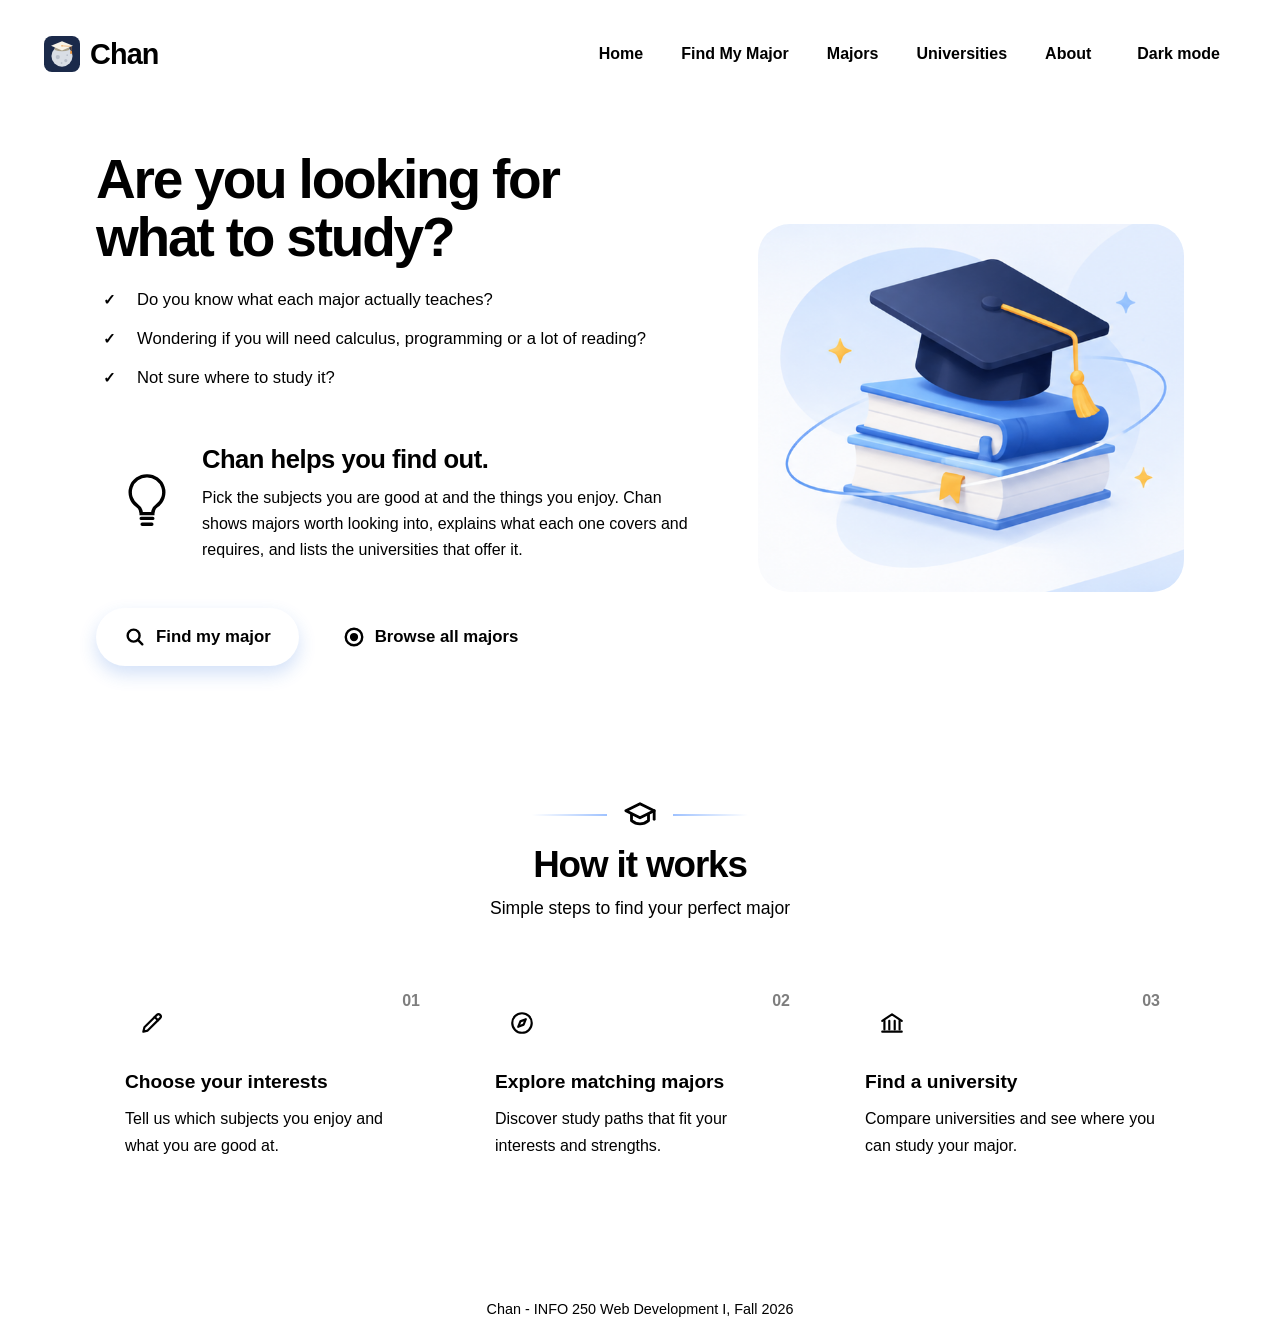
<file: index.html>
<!DOCTYPE html>
<html lang="en">
<head>
  <meta charset="UTF-8">
  <meta name="viewport" content="width=device-width, initial-scale=1">
  <title>Chan</title>
  <link rel="stylesheet" href="css/style.css">
</head>
<body data-page="home">
  <header class="site-header">
    <div class="inner">
      <a class="logo" href="index.html">
        <img src="images/chan-logo.svg" alt="Chan logo" width="36" height="36">
        Chan
      </a>
      <nav aria-label="Main">
        <a href="index.html" aria-current="page">Home</a>
        <a href="find.html">Find My Major</a>
        <a href="majors.html">Majors</a>
        <a href="universities.html">Universities</a>
        <a href="about.html">About</a>
        <button type="button" id="theme-toggle" class="theme-toggle" aria-label="Switch between light and dark mode">Dark mode</button>
      </nav>
    </div>
  </header>

  <main class="home-main">
    <section class="home-hero">
      <div class="home-hero-inner">
        <div class="home-copy">
          <h1>Are you looking for<br> <span>what to study?</span></h1>

          <ul class="check-list">
            <li><span class="check">✓</span><span>Do you know what each major actually teaches?</span></li>
            <li><span class="check">✓</span><span>Wondering if you will need calculus, programming or a lot of reading?</span></li>
            <li><span class="check">✓</span><span>Not sure where to study it?</span></li>
          </ul>

          <div class="intro-card">
            <div class="bulb" aria-hidden="true">
              <svg viewBox="0 0 48 60"><path d="M24 4a17 17 0 0 0-10 31c3 2 4 5 4 8h12c0-3 1-6 4-8A17 17 0 0 0 24 4Z" fill="none" stroke="currentColor" stroke-width="3.5" stroke-linecap="round"/><path d="M18 48h12M19 54h10" stroke="currentColor" stroke-width="3.5" stroke-linecap="round"/></svg>
            </div>
            <div>
              <h2>Chan helps you find out.</h2>
              <p>Pick the subjects you are good at and the things you enjoy. Chan shows majors worth looking into, explains what each one covers and requires, and lists the universities that offer it.</p>
            </div>
          </div>

          <div class="home-actions">
            <a class="button" href="find.html">
              <svg width="22" height="22" viewBox="0 0 24 24" fill="none" stroke="currentColor" stroke-width="2.6" stroke-linecap="round" aria-hidden="true"><circle cx="10.5" cy="10.5" r="6.5"/><path d="m20 20-4.8-4.8"/></svg>
              Find my major
            </a>
            <a class="button button-secondary" href="majors.html">
              <svg width="22" height="22" viewBox="0 0 24 24" fill="none" stroke="currentColor" stroke-width="2.6" aria-hidden="true"><circle cx="12" cy="12" r="9"/><circle cx="12" cy="12" r="3.2" fill="currentColor"/></svg>
              Browse all majors
            </a>
          </div>
        </div>

        <div class="home-art">
          <div class="home-orbit"></div>
          <img src="images/graduation-illustration.png" alt="A graduation cap resting on a stack of books">
        </div>
      </div>
      <div class="home-wave home-wave-back"></div>
      <div class="home-wave home-wave-front"></div>
    </section>

    <section class="how">
      <div class="how-kicker"><span></span><i class="how-cap"><svg viewBox="0 0 24 24" fill="none" stroke="currentColor" stroke-width="2" stroke-linecap="round" stroke-linejoin="round" aria-hidden="true"><path d="M2 9l10-5 10 5-10 5L2 9Z"/><path d="M6 11.5V16c3.5 3 8.5 3 12 0v-4.5"/><path d="M22 9v6"/></svg></i><span></span></div>
      <h2>How it works</h2>
      <p class="how-sub">Simple steps to find your perfect major</p>
      <div class="how-steps">
        <article class="how-card">
          <div class="how-num">01</div>
          <div class="how-icon"><svg viewBox="0 0 24 24" fill="none" stroke="currentColor" stroke-width="2" stroke-linecap="round" stroke-linejoin="round" aria-hidden="true"><path d="M4 20l1-4L16.5 4.5a2.1 2.1 0 0 1 3 3L8 19l-4 1Z"/><path d="M14.5 6.5l3 3"/></svg></div>
          <h3>Choose your interests</h3>
          <p>Tell us which subjects you enjoy and what you are good at.</p>
        </article>
        <article class="how-card">
          <div class="how-num">02</div>
          <div class="how-icon"><svg viewBox="0 0 24 24" fill="none" stroke="currentColor" stroke-width="2" stroke-linecap="round" stroke-linejoin="round" aria-hidden="true"><circle cx="12" cy="12" r="9"/><path d="m15.5 8.5-2 5-5 2 2-5 5-2Z"/></svg></div>
          <h3>Explore matching majors</h3>
          <p>Discover study paths that fit your interests and strengths.</p>
        </article>
        <article class="how-card">
          <div class="how-num">03</div>
          <div class="how-icon"><svg viewBox="0 0 24 24" fill="none" stroke="currentColor" stroke-width="2" stroke-linecap="round" stroke-linejoin="round" aria-hidden="true"><path d="M3 10 12 4l9 6"/><path d="M5 10v8M9.5 10v8M14.5 10v8M19 10v8"/><path d="M3 20h18"/></svg></div>
          <h3>Find a university</h3>
          <p>Compare universities and see where you can study your major.</p>
        </article>
      </div>
    </section>
  </main>

  <footer>Chan - INFO 250 Web Development I, Fall 2026</footer>

  <script src="js/app.js"></script>
</body>
</html>
</file>
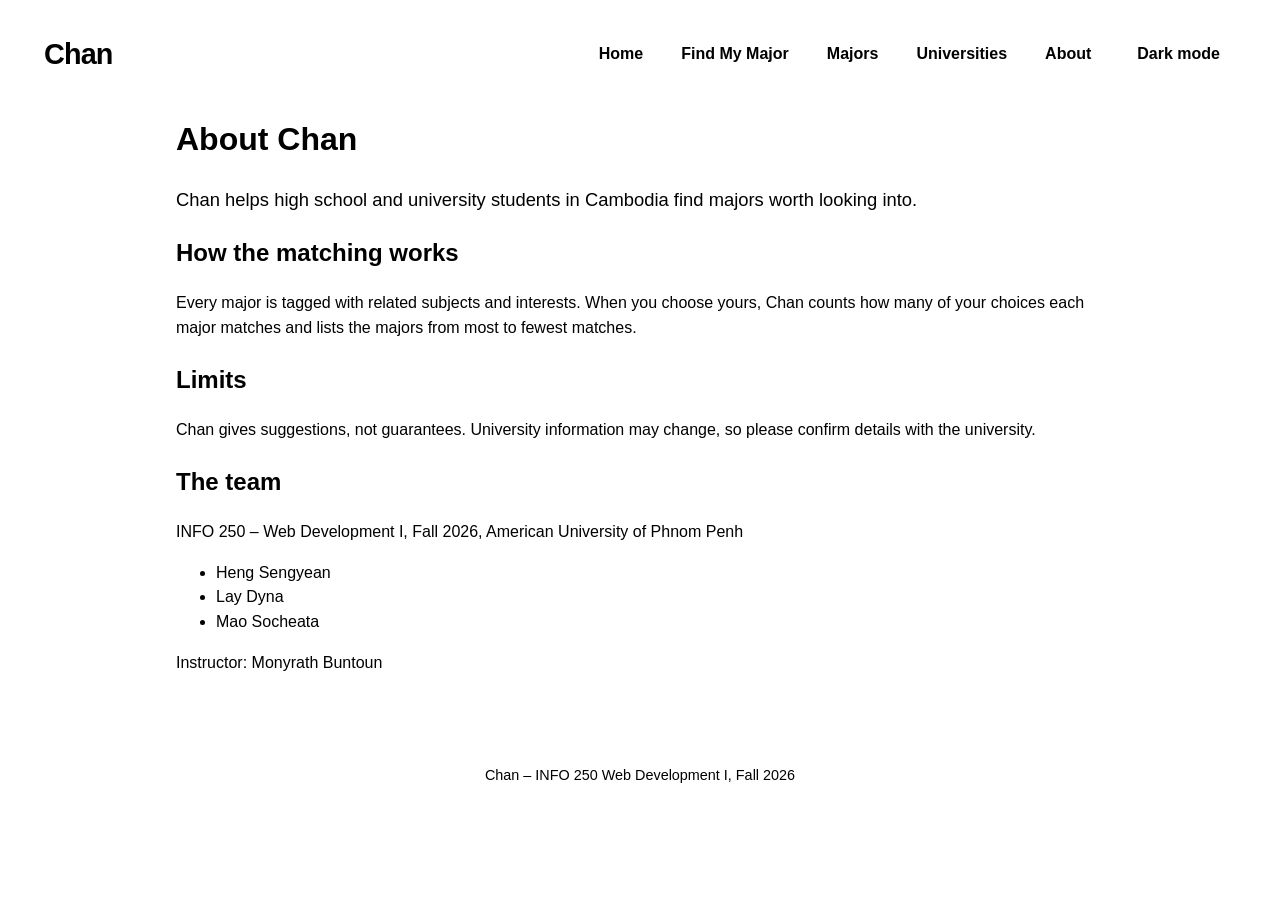
<file: about.html>
<!DOCTYPE html>
<html lang="en">
<head>
  <meta charset="UTF-8">
  <meta name="viewport" content="width=device-width, initial-scale=1">
  <title>About</title>
  <link rel="stylesheet" href="css/style.css">
</head>
<body data-page="about">
  <header class="site-header">
    <div class="inner">
      <a class="logo" href="index.html">Chan</a>
      <nav aria-label="Main">
        <a href="index.html">Home</a>
        <a href="find.html">Find My Major</a>
        <a href="majors.html">Majors</a>
        <a href="universities.html">Universities</a>
        <a href="about.html" aria-current="page">About</a>
        <button type="button" id="theme-toggle" class="theme-toggle" aria-label="Switch between light and dark mode">Dark mode</button>
      </nav>
    </div>
  </header>

  <main>
    <h1>About Chan</h1>
    <p class="lead">Chan helps high school and university students in Cambodia find majors worth looking into.</p>

    <h2>How the matching works</h2>
    <p>Every major is tagged with related subjects and interests. When you choose yours, Chan counts how many of your choices each major matches and lists the majors from most to fewest matches.</p>

    <h2>Limits</h2>
    <p>Chan gives suggestions, not guarantees. University information may change, so please confirm details with the university.</p>

    <h2>The team</h2>
    <p>INFO 250 – Web Development I, Fall 2026, American University of Phnom Penh</p>
    <ul>
      <li>Heng Sengyean</li>
      <li>Lay Dyna</li>
      <li>Mao Socheata</li>
    </ul>
    <p class="muted">Instructor: Monyrath Buntoun</p>
  </main>

  <footer>Chan – INFO 250 Web Development I, Fall 2026</footer>

  <script src="js/app.js"></script>
</body>
</html>
</file>
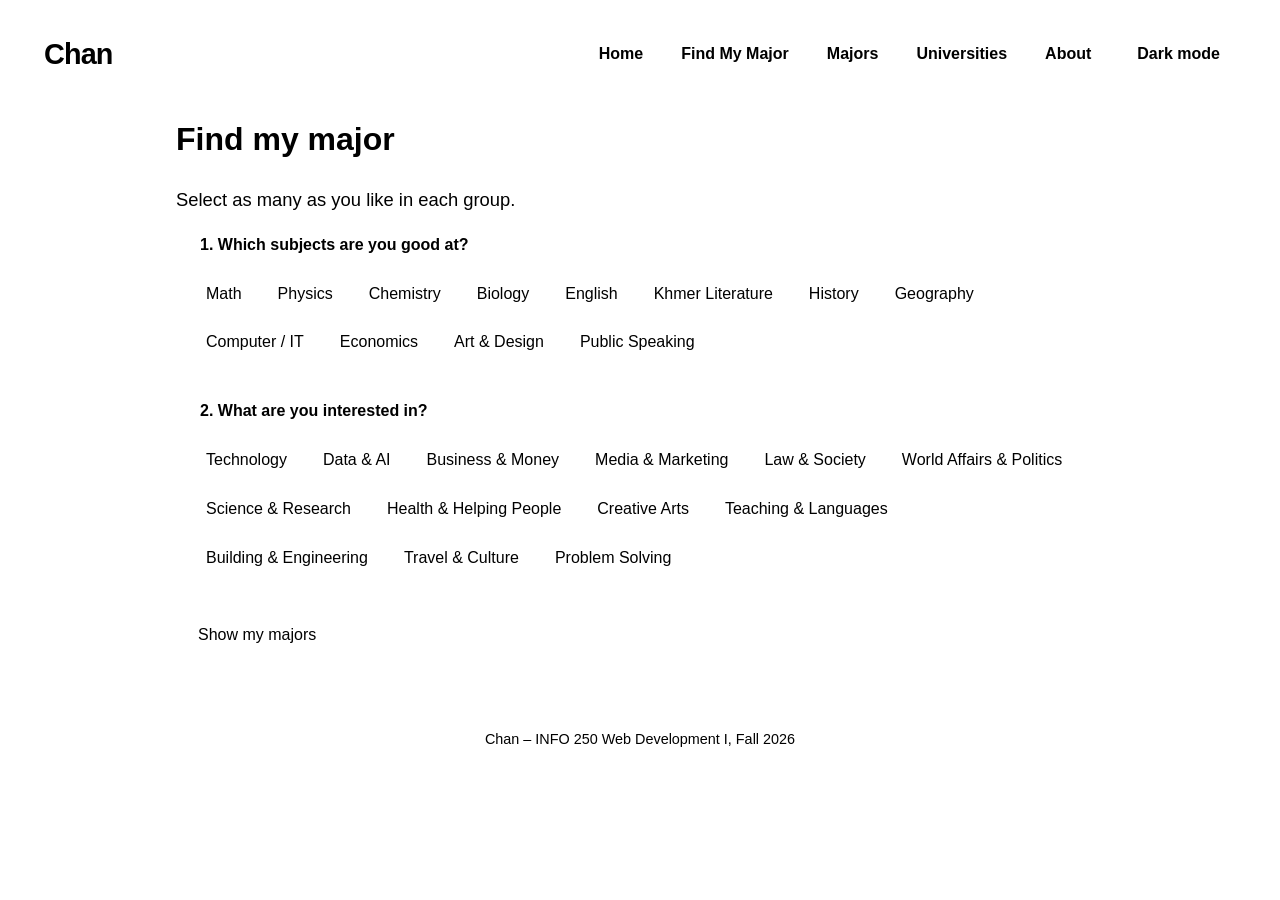
<file: find.html>
<!DOCTYPE html>
<html lang="en">
<head>
  <meta charset="UTF-8">
  <meta name="viewport" content="width=device-width, initial-scale=1">
  <title>Find My Major</title>
  <link rel="stylesheet" href="css/style.css">
</head>
<body data-page="find">
  <header class="site-header">
    <div class="inner">
      <a class="logo" href="index.html">Chan</a>
      <nav aria-label="Main">
        <a href="index.html">Home</a>
        <a href="find.html" aria-current="page">Find My Major</a>
        <a href="majors.html">Majors</a>
        <a href="universities.html">Universities</a>
        <a href="about.html">About</a>
        <button type="button" id="theme-toggle" class="theme-toggle" aria-label="Switch between light and dark mode">Dark mode</button>
      </nav>
    </div>
  </header>

  <main>
    <h1>Find my major</h1>
    <p class="lead">Select as many as you like in each group.</p>

    <form id="find-form" novalidate>
      <fieldset>
        <legend>1. Which subjects are you good at?</legend>
        <div id="subjects-list" class="chip-group"></div>
      </fieldset>

      <fieldset>
        <legend>2. What are you interested in?</legend>
        <div id="interests-list" class="chip-group"></div>
      </fieldset>

      <p id="error" class="error" role="alert" hidden></p>
      <button type="submit" class="button">Show my majors</button>
    </form>
  </main>

  <footer>Chan – INFO 250 Web Development I, Fall 2026</footer>

  <script src="js/data.js"></script>
  <script src="js/app.js"></script>
</body>
</html>
</file>
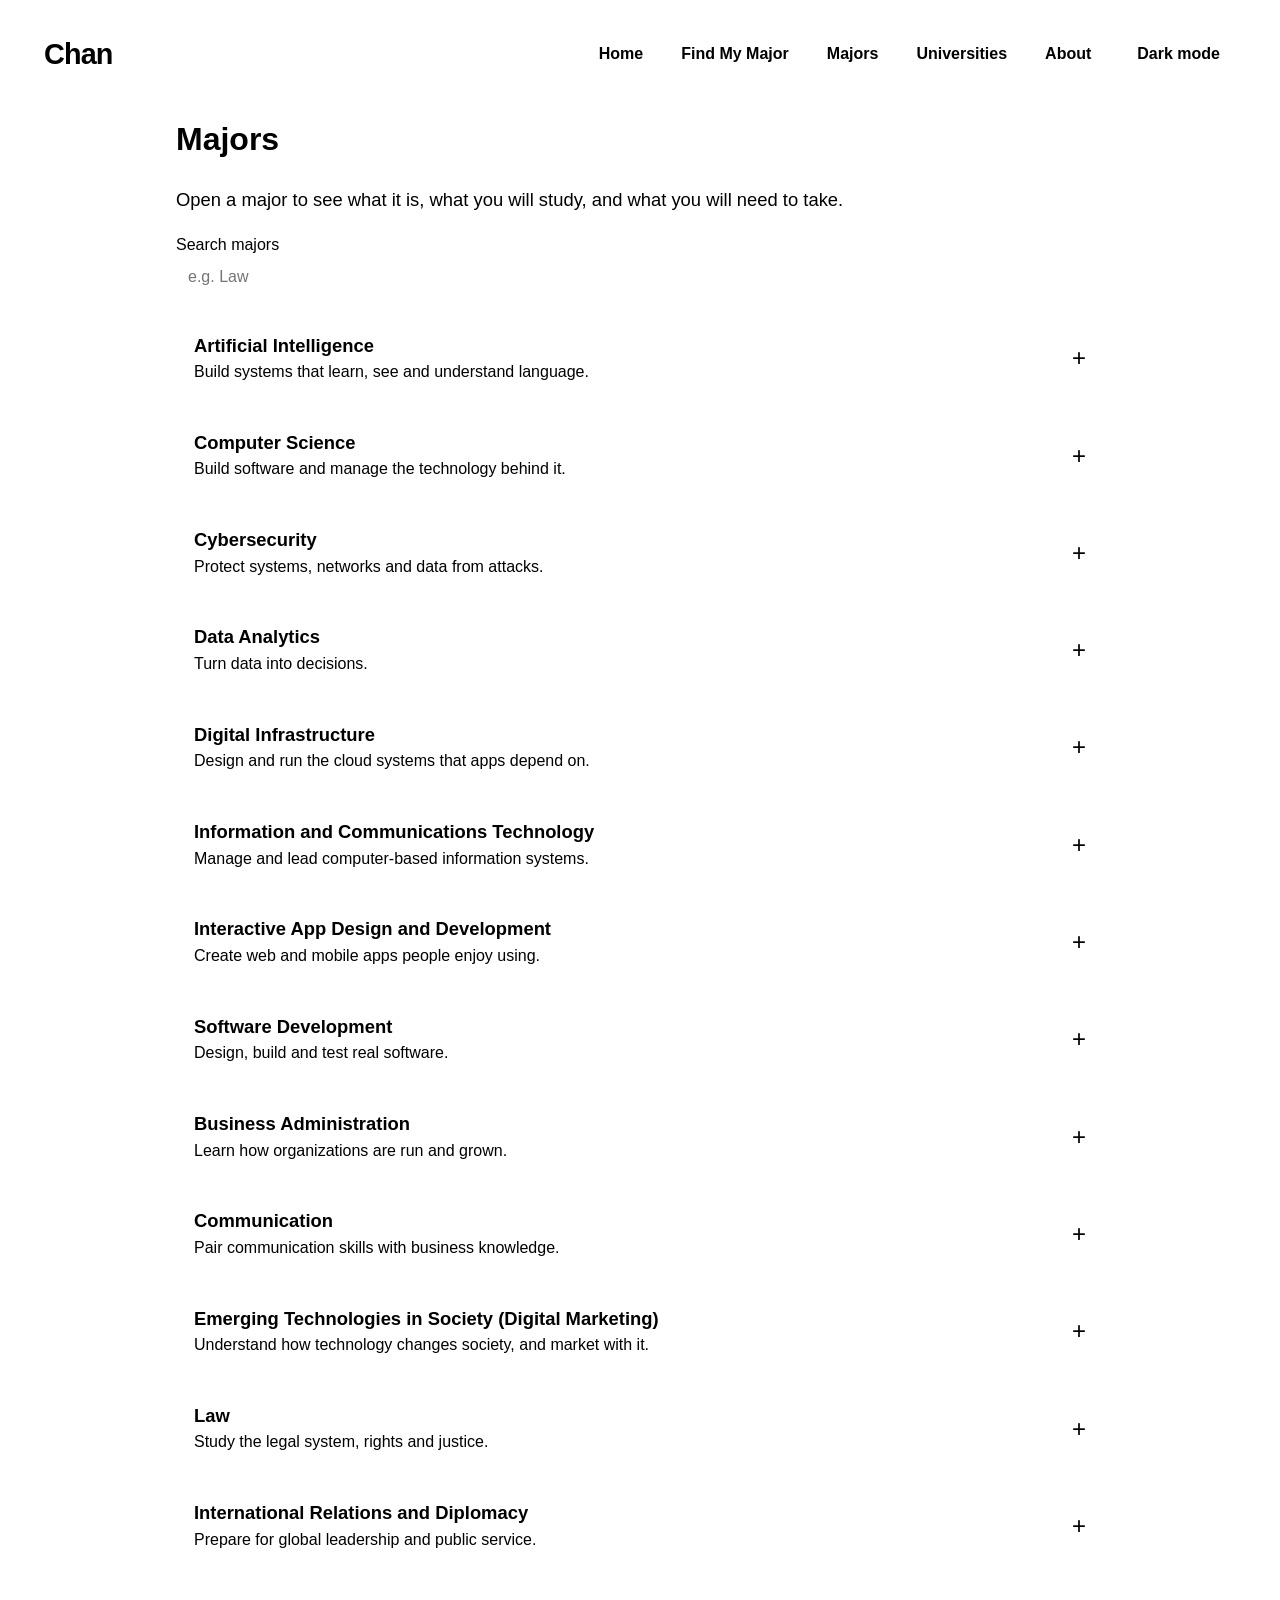
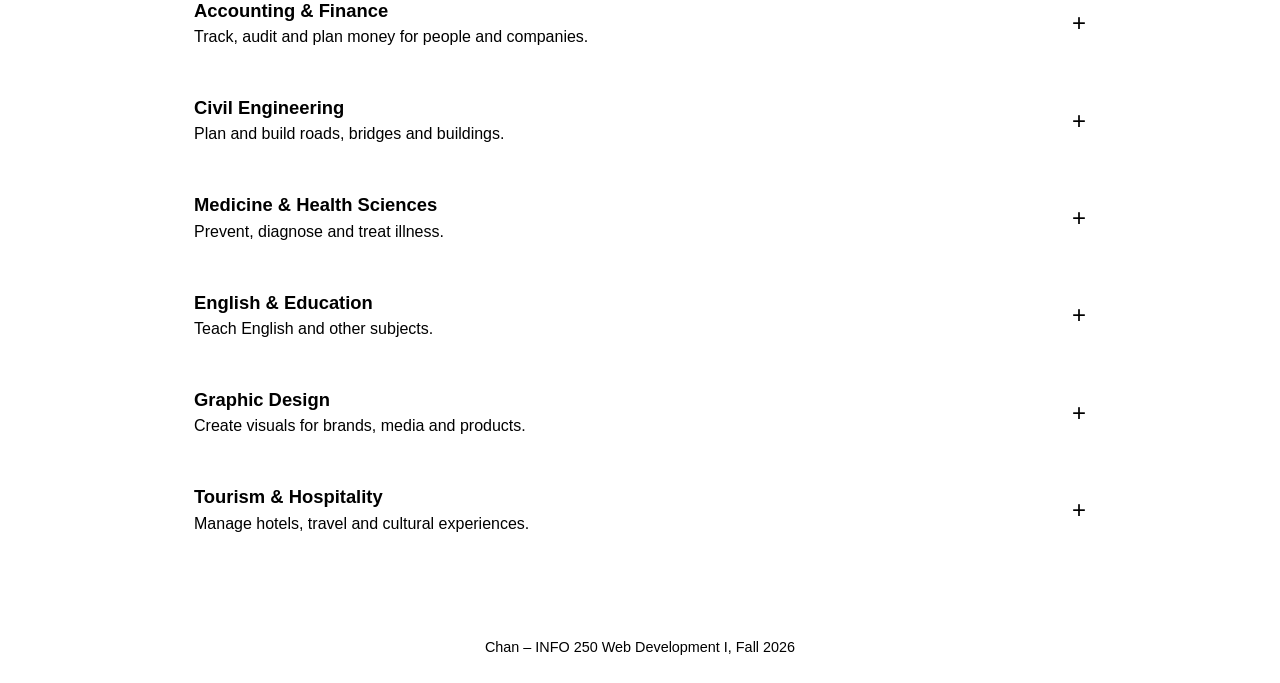
<file: majors.html>
<!DOCTYPE html>
<html lang="en">
<head>
  <meta charset="UTF-8">
  <meta name="viewport" content="width=device-width, initial-scale=1">
  <title>Majors</title>
  <link rel="stylesheet" href="css/style.css">
</head>
<body data-page="majors">
  <header class="site-header">
    <div class="inner">
      <a class="logo" href="index.html">Chan</a>
      <nav aria-label="Main">
        <a href="index.html">Home</a>
        <a href="find.html">Find My Major</a>
        <a href="majors.html" aria-current="page">Majors</a>
        <a href="universities.html">Universities</a>
        <a href="about.html">About</a>
        <button type="button" id="theme-toggle" class="theme-toggle" aria-label="Switch between light and dark mode">Dark mode</button>
      </nav>
    </div>
  </header>

  <main>
    <h1>Majors</h1>
    <p class="lead">Open a major to see what it is, what you will study, and what you will need to take.</p>

    <div class="filters">
      <label class="muted" for="search">Search majors<br><input id="search" type="search" placeholder="e.g. Law"></label>
    </div>

    <div id="majors-list"></div>
  </main>

  <footer>Chan – INFO 250 Web Development I, Fall 2026</footer>

  <script src="js/data.js"></script>
  <script src="js/app.js"></script>
</body>
</html>
</file>
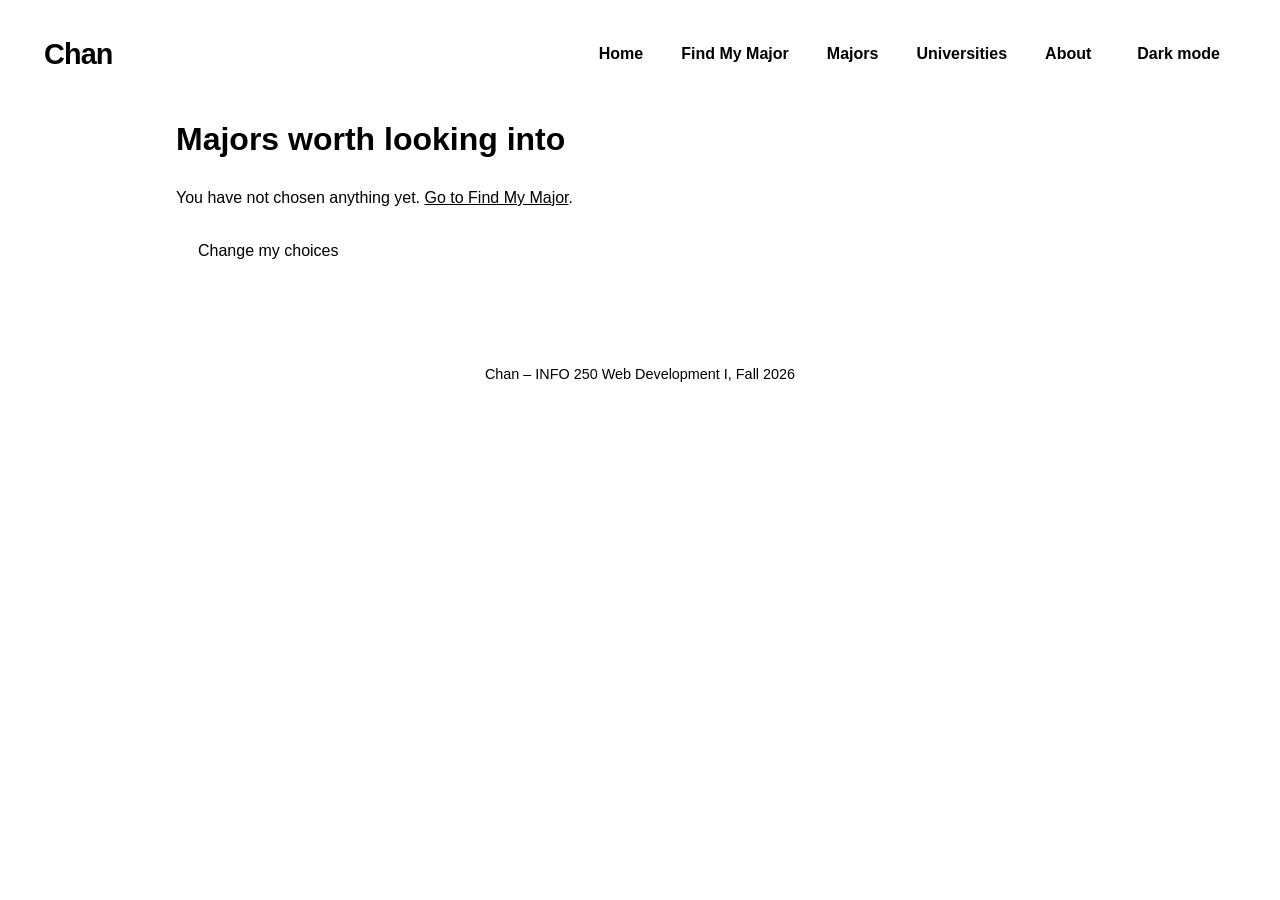
<file: results.html>
<!DOCTYPE html>
<html lang="en">
<head>
  <meta charset="UTF-8">
  <meta name="viewport" content="width=device-width, initial-scale=1">
  <title>Your Results</title>
  <link rel="stylesheet" href="css/style.css">
</head>
<body data-page="results">
  <header class="site-header">
    <div class="inner">
      <a class="logo" href="index.html">Chan</a>
      <nav aria-label="Main">
        <a href="index.html">Home</a>
        <a href="find.html">Find My Major</a>
        <a href="majors.html">Majors</a>
        <a href="universities.html">Universities</a>
        <a href="about.html">About</a>
        <button type="button" id="theme-toggle" class="theme-toggle" aria-label="Switch between light and dark mode">Dark mode</button>
      </nav>
    </div>
  </header>

  <main>
    <h1>Majors worth looking into</h1>
    <p id="summary" class="lead"></p>
    <div id="results"></div>
    <p><a class="button" href="find.html">Change my choices</a></p>
  </main>

  <footer>Chan – INFO 250 Web Development I, Fall 2026</footer>

  <script src="js/data.js"></script>
  <script src="js/app.js"></script>
</body>
</html>
</file>
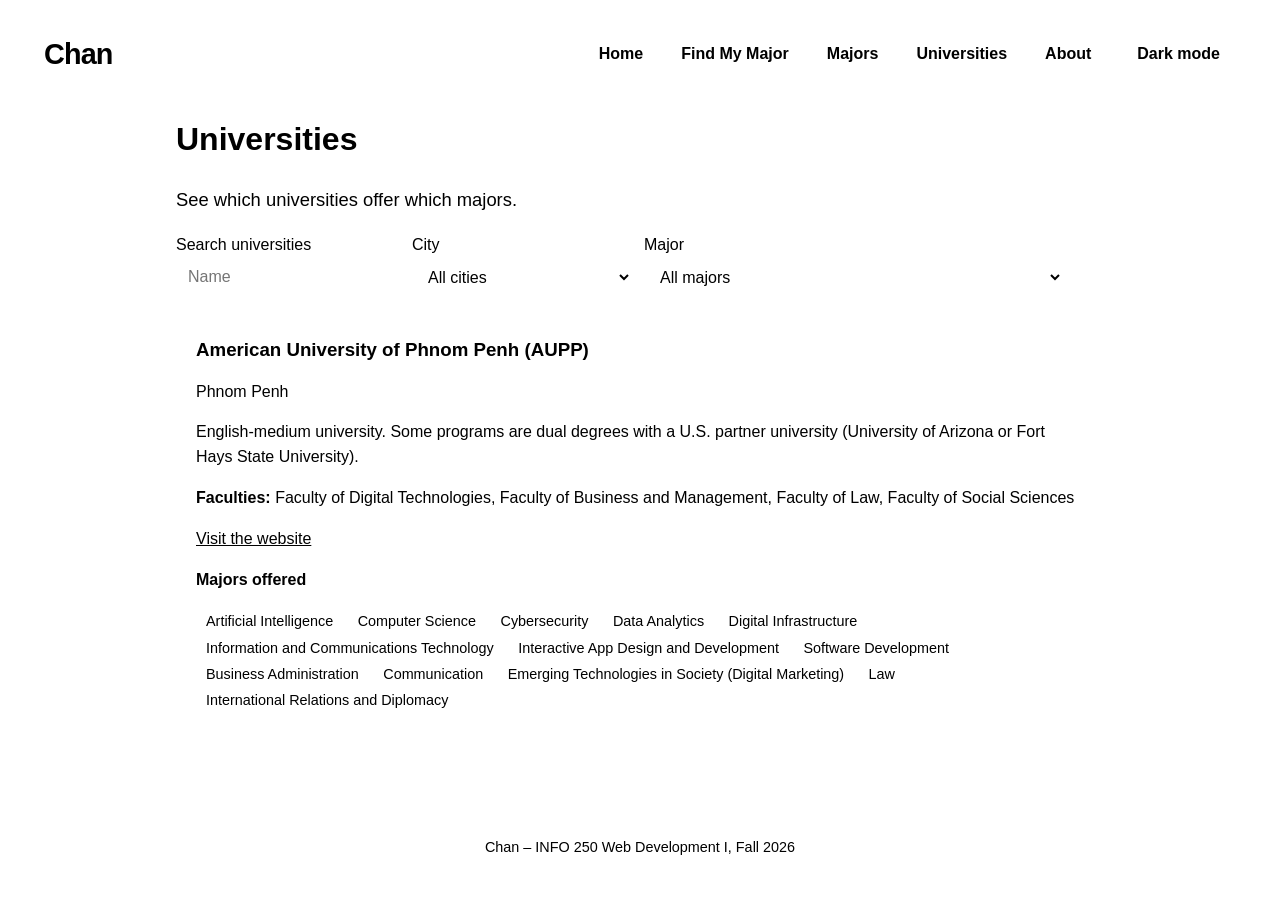
<file: universities.html>
<!DOCTYPE html>
<html lang="en">
<head>
  <meta charset="UTF-8">
  <meta name="viewport" content="width=device-width, initial-scale=1">
  <title>Universities</title>
  <link rel="stylesheet" href="css/style.css">
</head>
<body data-page="universities">
  <header class="site-header">
    <div class="inner">
      <a class="logo" href="index.html">Chan</a>
      <nav aria-label="Main">
        <a href="index.html">Home</a>
        <a href="find.html">Find My Major</a>
        <a href="majors.html">Majors</a>
        <a href="universities.html" aria-current="page">Universities</a>
        <a href="about.html">About</a>
        <button type="button" id="theme-toggle" class="theme-toggle" aria-label="Switch between light and dark mode">Dark mode</button>
      </nav>
    </div>
  </header>

  <main>
    <h1>Universities</h1>
    <p class="lead">See which universities offer which majors.</p>

    <div class="filters">
      <label class="muted" for="search">Search universities<br><input id="search" type="search" placeholder="Name"></label>
      <label class="muted" for="city-filter">City<br><select id="city-filter"></select></label>
      <label class="muted" for="major-filter">Major<br><select id="major-filter"></select></label>
    </div>

    <div id="uni-list"></div>
  </main>

  <footer>Chan – INFO 250 Web Development I, Fall 2026</footer>

  <script src="js/data.js"></script>
  <script src="js/app.js"></script>
</body>
</html>
</file>
<file: css/style.css>
import url("https://fonts.googleapis.com/css2?family=DM+Sans:wght@400;500;600;700;800&display=swap");
:root {
  --bg: #f8fbff;
  --card: #ffffff;
  --ink: #10234d;
  --muted: #53668d;
  --accent: #2468df;
  --accent-ink: #ffffff;
  --accent-hover: #1854bd;
  --accent-soft: #eaf2ff;
  --gold-soft: #fdf0d9;
  --gold-ink: #7a4f00;
  --line: #dce7fb;
  --warn: #b3261e;
  --warn-soft: #fdecea;
  --warn-line: #f5c2be;
  --focus: #f0b429;

  --nav-bg: rgba(255, 255, 255, 0.88);
  --panel: rgba(220, 234, 255, 0.82);
  --section-bg: #fbfdff;
  --footer-bg: #eaf2ff;
  --orbit: rgba(196, 219, 255, 0.55);
  --wave-back: rgba(201, 222, 255, 0.65);
  --shadow: 0 18px 55px rgba(48, 99, 180, 0.1);
  --hero-bg:
    radial-gradient(ellipse at 78% 34%, rgba(193, 216, 255, 0.7) 0, rgba(219, 233, 255, 0.34) 26%, transparent 49%),
    radial-gradient(ellipse at 9% 88%, rgba(184, 211, 255, 0.66) 0, transparent 34%),
    linear-gradient(115deg, #f7faff 0%, #ffffff 48%, #eef5ff 100%);
}

@media (prefers-color-scheme: dark) {
  :root:not([data-theme="light"]) {
    --bg: #0e1830;
    --card: #172542;
    --ink: #edf3ff;
    --muted: #b3c3df;
    --accent: #6aa5ff;
    --accent-ink: #0b1426;
    --accent-hover: #8bbaff;
    --accent-soft: #1c345a;
    --gold-soft: #3a2f16;
    --gold-ink: #f0c36a;
    --line: #2a4168;
    --warn: #ff8a80;
    --warn-soft: #3a1f1d;
    --warn-line: #6b3430;
    --focus: #f0b429;
    --nav-bg: rgba(19, 34, 62, 0.91);
    --panel: #1c345a;
    --section-bg: #101d37;
    --footer-bg: #0b1529;
    --orbit: rgba(38, 75, 137, 0.5);
    --wave-back: rgba(38, 75, 137, 0.45);
    --shadow: 0 18px 55px rgba(0, 0, 0, 0.35);
    --hero-bg:
      radial-gradient(ellipse at 78% 34%, rgba(38, 75, 137, 0.55), transparent 48%),
      linear-gradient(115deg, #101d37, #142544);
    color-scheme: dark;
  }
}

:root[data-theme="dark"] {
  --bg: #0e1830;
  --card: #172542;
  --ink: #edf3ff;
  --muted: #b3c3df;
  --accent: #6aa5ff;
  --accent-ink: #0b1426;
  --accent-hover: #8bbaff;
  --accent-soft: #1c345a;
  --gold-soft: #3a2f16;
  --gold-ink: #f0c36a;
  --line: #2a4168;
  --warn: #ff8a80;
  --warn-soft: #3a1f1d;
  --warn-line: #6b3430;
  --focus: #f0b429;
  --nav-bg: rgba(19, 34, 62, 0.91);
  --panel: #1c345a;
  --section-bg: #101d37;
  --footer-bg: #0b1529;
  --orbit: rgba(38, 75, 137, 0.5);
  --wave-back: rgba(38, 75, 137, 0.45);
  --shadow: 0 18px 55px rgba(0, 0, 0, 0.35);
  --hero-bg:
    radial-gradient(ellipse at 78% 34%, rgba(38, 75, 137, 0.55), transparent 48%),
    linear-gradient(115deg, #101d37, #142544);
  color-scheme: dark;
}


* { box-sizing: border-box; }

body {
  margin: 0;
  font-family: "DM Sans", "Segoe UI", Roboto, Arial, sans-serif;  
  background: var(--bg);
  color: var(--ink);
  line-height: 1.55;
}

a { color: var(--accent); }

/*nav*/
.site-header {
  position: relative;
  z-index: 20;
  padding-top: 18px;
  padding-left: max(16px, env(safe-area-inset-left, 0px));
  padding-right: max(16px, env(safe-area-inset-right, 0px));
}
.site-header .inner {
  max-width: 1600px;
  margin: 0 auto;
  padding: 14px 28px;
  display: flex;
  flex-wrap: wrap;
  align-items: center;
  justify-content: space-between;
  gap: 8px 24px;
  background: var(--nav-bg);
  border: 1px solid var(--line);
  border-radius: 27px;
  box-shadow: var(--shadow);
  backdrop-filter: blur(16px);
}
.logo {
  display: inline-flex;
  align-items: center;
  gap: 10px;
  font-size: 1.8rem;
  font-weight: 800;
  letter-spacing: -0.03em;
  color: var(--ink);
  text-decoration: none;
}
nav { display: flex; flex-wrap: wrap; align-items: center; gap: 6px; }
nav a {
  color: var(--ink);
  text-decoration: none;
  font-weight: 600;
  padding: 10px 16px;
  border-radius: 999px;
  transition: background 0.2s, color 0.2s;
}
nav a:hover { color: var(--accent); background: var(--accent-soft); }
nav a[aria-current="page"] {
  color: var(--accent-ink);
  background: linear-gradient(135deg, var(--accent-hover), var(--accent));
}
.site-header .theme-toggle {
  color: var(--ink);
  border: 2px solid var(--line);
  padding: 8px 16px;
  font-weight: 600;
  margin-left: 8px;
}
.site-header .theme-toggle:hover { background: var(--accent-soft); }

@media (max-width: 760px) {
  .site-header { padding-top: 10px; }
  .site-header .inner { padding: 12px 16px; border-radius: 20px; }
  .logo { font-size: 1.5rem; }
  nav a { padding: 8px 12px; font-size: 0.95rem; }
  .site-header .theme-toggle { margin-left: 0; }
}

/*layout*/
main {
  max-width: 960px;
  margin: 0 auto;
  padding-block: 24px 48px;
  padding-left: max(16px, env(safe-area-inset-left, 0px));
  padding-right: max(16px, env(safe-area-inset-right, 0px));
}
h1 { margin-top: 0; }
.lead { font-size: 1.15rem; color: var(--muted); }
.muted { color: var(--muted); }

.hero {
  background: var(--card);
  border: 1px solid var(--line);
  border-radius: 12px;
  padding: 32px 24px;
  margin-bottom: 24px;
}

.button {
  display: inline-block;
  background: var(--accent);
  color: var(--accent-ink);
  border: 0;
  border-radius: 8px;
  padding: 12px 22px;
  font-size: 1rem;
  text-decoration: none;
  cursor: pointer;
}
.button:hover { background: var(--accent-hover); }
.button:focus-visible { outline: 3px solid var(--focus); outline-offset: 2px; }

.steps {
  display: grid;
  grid-template-columns: repeat(auto-fit, minmax(220px, 1fr));
  gap: 16px;
  padding: 0;
  list-style: none;
}
.steps li {
  background: var(--card);
  border: 1px solid var(--line);
  border-radius: 12px;
  padding: 16px;
}

/*form chips*/
fieldset {
  border: 1px solid var(--line);
  border-radius: 12px;
  background: var(--card);
  padding: 16px;
  margin: 0 0 20px;
  min-width: 0;
}
legend { font-weight: 700; padding: 0 8px; }
.chip-group { display: flex; flex-wrap: wrap; gap: 8px; }
.chip { position: relative; }
.chip input { position: absolute; opacity: 0; }
.chip span {
  display: inline-block;
  padding: 8px 14px;
  border: 1px solid var(--line);
  border-radius: 999px;
  cursor: pointer;
  background: var(--card);
}
.chip input:checked + span {
  background: var(--accent);
  border-color: var(--accent);
  color: var(--accent-ink);
}
.chip input:focus-visible + span { outline: 3px solid var(--focus); outline-offset: 2px; }

.error {
  color: var(--warn);
  background: var(--warn-soft);
  border: 1px solid var(--warn-line);
  padding: 10px 14px;
  border-radius: 8px;
  margin-bottom: 16px;
}

/*cards*/
.card {
  background: var(--card);
  border: 1px solid var(--line);
  border-radius: 12px;
  padding: 18px 20px;
  margin-bottom: 16px;
}
.card h3 { margin: 0 0 4px; }
.card h4 { margin: 12px 0 4px; }
.score { color: var(--accent); font-weight: 600; margin: 0 0 8px; }
.tag {
  display: inline-block;
  background: var(--accent-soft);
  color: var(--accent);
  border-radius: 999px;
  padding: 2px 10px;
  font-size: 0.9rem;
}
.tag-interest { background: var(--gold-soft); color: var(--gold-ink); }
.uni-list { margin: 0; padding-left: 20px; }

/* filters */
.filters { display: flex; flex-wrap: wrap; gap: 12px; margin-bottom: 20px; }
.filters label { min-width: 0; }
.filters input, .filters select {
  padding: 10px 12px;
  border: 1px solid var(--line);
  border-radius: 8px;
  font-size: 1rem;
  min-width: 220px;
  background: var(--card);
  color: var(--ink);
}

.notice {
  background: var(--accent-soft);
  border-left: 4px solid var(--accent);
  padding: 12px 16px;
  border-radius: 6px;
  margin: 16px 0;
}

footer {
  text-align: center;
  color: var(--muted);
  padding: 24px 16px;
  border-top: 1px solid var(--line);
  font-size: 0.9rem;
}

@media (max-width: 600px) {
  .hero { padding: 20px 16px; }
  .filters input, .filters select { width: 100%; min-width: 0; }
  .filters label { flex: 1 1 100%; }
}

/* ---------- home intro ---------- */
.kicker {
  margin: 0 0 12px;
  color: var(--accent);
  font-weight: 600;
  font-size: 0.85rem;
  letter-spacing: 0.06em;
  text-transform: uppercase;
}
.questions { list-style: none; margin: 0 0 24px; padding: 0; display: grid; gap: 8px; }
.questions li { font-size: 1.4rem; font-weight: 600; line-height: 1.3; text-wrap: balance; }
.hero h1 { font-size: 2.1rem; margin: 0 0 8px; color: var(--accent); }
.hero-actions { display: flex; flex-wrap: wrap; gap: 12px; margin-top: 16px; }
.button-secondary {
  background: transparent;
  color: var(--accent);
  box-shadow: inset 0 0 0 2px var(--accent);
}
.button-secondary:hover { background: var(--accent-soft); }

/* ---------- theme toggle ---------- */
.theme-toggle {
  background: transparent;
  color: var(--accent-ink);
  border: 1px solid currentColor;
  border-radius: 999px;
  padding: 5px 14px;
  font: inherit;
  cursor: pointer;
  margin-left: 8px;
}
.theme-toggle:hover { background: rgba(127, 127, 127, 0.28); }
.theme-toggle:focus-visible { outline: 3px solid var(--focus); outline-offset: 2px; }

/* ---------- major overview (expandable) ---------- */
.major {
  background: var(--card);
  border: 1px solid var(--line);
  border-radius: 12px;
  margin-bottom: 12px;
}
.major summary {
  cursor: pointer;
  list-style: none;
  padding: 16px 18px;
  display: flex;
  flex-wrap: wrap;
  align-items: center;
  gap: 8px 16px;
}
.major summary::-webkit-details-marker { display: none; }
.major summary::after {
  content: "+";
  font-size: 1.5rem;
  line-height: 1;
  color: var(--accent);
}
.major[open] summary::after { content: "\2013"; }
.major summary:focus-visible { outline: 3px solid var(--focus); outline-offset: 2px; border-radius: 12px; }
.major-head { display: flex; flex-direction: column; flex: 1 1 240px; min-width: 0; }
.major-name { font-size: 1.15rem; font-weight: 700; }
.major-body { padding: 4px 18px 18px; border-top: 1px solid var(--line); }
.major-body h4 { margin: 18px 0 4px; }
.major-body ul { margin: 4px 0; padding-left: 20px; }
.major-body li { margin: 4px 0; }
.card-links { display: flex; flex-wrap: wrap; gap: 8px 20px; }
a.tag { text-decoration: none; }
a.tag:hover { text-decoration: underline; }

@media (max-width: 600px) {
  .questions li { font-size: 1.2rem; }
  .hero h1 { font-size: 1.7rem; }
  nav .theme-toggle { margin-left: 0; }
}

.aupp-box {
  background: var(--accent-soft);
  border-radius: 8px;
  padding: 4px 16px 12px;
  margin: 16px 0 8px;
}
.aupp-box h4 { margin: 12px 0 4px; }
.aupp-box p { margin: 4px 0; }

body[data-page="home"] .site-header {
  position: absolute;
  top: 0;
  left: 0;
  right: 0;
}
body[data-page="home"] main { max-width: none; margin: 0; padding: 0; }

/* ---------- hero ---------- */
.home-hero {
  position: relative;
  overflow: hidden;
  padding: 150px 7.5% 110px;
  background: var(--hero-bg);
}
.home-hero-inner {
  position: relative;
  z-index: 2;
  max-width: 1600px;
  margin: 0 auto;
  display: grid;
  grid-template-columns: 1.2fr 0.8fr;
  align-items: center;
  gap: 24px;
}
.home-eyebrow {
  display: inline-flex;
  align-items: center;
  gap: 10px;
  padding: 8px 18px;
  margin-bottom: 20px;
  border-radius: 999px;
  background: var(--accent-soft);
  color: var(--accent);
  font-weight: 700;
}
.home-eyebrow .sparkle { color: #f0b84b; font-size: 1.3rem; }
.home-hero h1 {
  margin: 0 0 20px;
  font-size: clamp(2.6rem, 4.3vw, 4.5rem);
  line-height: 1.06;
  letter-spacing: -0.04em;
  font-weight: 800;
  color: var(--ink);
}
.home-hero h1 span { color: var(--accent); }

.check-list { list-style: none; margin: 0 0 26px; padding: 0; display: grid; gap: 12px; }
.check-list li {
  display: flex;
  align-items: center;
  gap: 14px;
  font-size: clamp(1rem, 1.3vw, 1.25rem);
  font-weight: 500;
}
.check {
  flex: 0 0 27px;
  height: 27px;
  border-radius: 50%;
  display: grid;
  place-items: center;
  background: linear-gradient(135deg, var(--accent), var(--accent-hover));
  color: var(--accent-ink);
  font-size: 0.95rem;
  font-weight: 800;
}

.intro-card {
  max-width: 850px;
  display: grid;
  grid-template-columns: 62px 1fr;
  gap: 17px;
  align-items: center;
  padding: 22px 27px;
  border-radius: 25px;
  background: var(--panel);
}
.bulb { width: 48px; height: 58px; color: var(--accent); }
.bulb svg { width: 100%; height: 100%; }
.intro-card h2 {
  margin: 0 0 6px;
  color: var(--accent);
  font-size: clamp(1.4rem, 2vw, 1.9rem);
  letter-spacing: -0.02em;
}
.intro-card p { margin: 0; color: var(--muted); line-height: 1.6; }

.home-actions { display: flex; flex-wrap: wrap; gap: 16px; margin-top: 24px; }
.home-actions .button {
  display: inline-flex;
  align-items: center;
  gap: 10px;
  min-height: 58px;
  padding: 0 28px;
  border-radius: 999px;
  font-size: 1.05rem;
  font-weight: 700;
  background: linear-gradient(110deg, var(--accent-hover), var(--accent));
  box-shadow: 0 8px 18px rgba(37, 103, 220, 0.2);
  transition: transform 0.2s, box-shadow 0.2s;
}
.home-actions .button-secondary {
  background: var(--card);
  color: var(--accent);
  box-shadow: inset 0 0 0 2px var(--accent);
}
.home-actions .button:hover { transform: translateY(-3px); box-shadow: 0 12px 24px rgba(37, 103, 220, 0.25); }
.home-actions .button-secondary:hover { background: var(--accent-soft); box-shadow: inset 0 0 0 2px var(--accent); }

/* illustration */
.home-art { position: relative; display: flex; align-items: center; justify-content: center; min-width: 0; }
.home-orbit {
  position: absolute;
  width: 90%;
  aspect-ratio: 1;
  border-radius: 50%;
  background: radial-gradient(circle, var(--orbit), transparent 68%);
}
.home-art img {
  position: relative;
  z-index: 1;
  display: block;
  width: min(100%, 640px);
  height: auto;
  border-radius: 32px;
  mix-blend-mode: multiply;
}
:root[data-theme="dark"] .home-art img { mix-blend-mode: normal; opacity: 0.92; }
@media (prefers-color-scheme: dark) {
  :root:not([data-theme="light"]) .home-art img { mix-blend-mode: normal; opacity: 0.92; }
}

/* soft waves at the bottom of the hero */
.home-wave {
  position: absolute;
  left: -5%;
  width: 110%;
  height: 100px;
  border-radius: 50% 50% 0 0 / 55% 55% 0 0;
  pointer-events: none;
}
.home-wave-back { bottom: -45px; background: var(--wave-back); transform: rotate(-3deg); }
.home-wave-front { bottom: -76px; background: var(--section-bg); transform: rotate(1.5deg); }

/* ---------- how it works ---------- */
.how { position: relative; z-index: 3; padding: 22px 7.5% 85px; text-align: center; background: var(--section-bg); }
.how-kicker { display: flex; align-items: center; justify-content: center; gap: 16px; font-size: 1.9rem; }
.how-kicker span { width: 75px; height: 2px; background: linear-gradient(90deg, transparent, #9fc2ff); }
.how-kicker span:last-child { transform: rotate(180deg); }
.how h2 { margin: 4px 0 2px; font-size: 2.3rem; letter-spacing: -0.03em; }
.how-sub { margin: 0; color: var(--muted); font-size: 1.1rem; }
.how-steps {
  max-width: 1120px;
  margin: 45px auto 0;
  display: grid;
  grid-template-columns: repeat(3, 1fr);
  gap: 22px;
  text-align: left;
}
.how-card {
  position: relative;
  padding: 29px;
  border: 1px solid var(--line);
  border-radius: 22px;
  background: var(--card);
  box-shadow: var(--shadow);
}
.how-num { position: absolute; top: 22px; right: 24px; color: var(--muted); opacity: 0.5; font-weight: 800; }
.how-icon {
  width: 53px;
  height: 53px;
  display: grid;
  place-items: center;
  border-radius: 16px;
  background: var(--accent-soft);
  font-size: 1.6rem;
}
.how-icon { color: var(--accent); }
.how-icon svg { width: 26px; height: 26px; }
.how-cap { display: inline-flex; color: var(--accent); }
.how-cap svg { width: 34px; height: 34px; }
.how-card h3 { margin: 18px 0 8px; font-size: 1.2rem; }
.how-card p { margin: 0; color: var(--muted); line-height: 1.7; }

footer { background: var(--footer-bg); border-top: 0; }

/* ---------- home: smaller screens ---------- */
@media (max-width: 1000px) {
  body[data-page="home"] .site-header { position: relative; }
  .home-hero { padding: 40px 6% 90px; }
  .home-hero-inner { grid-template-columns: 1fr; }
  .home-art { max-width: 440px; margin: 0 auto; }
  .how-steps { grid-template-columns: 1fr; }
}
@media (max-width: 600px) {
  .intro-card { grid-template-columns: 44px 1fr; gap: 12px; padding: 18px; border-radius: 19px; }
  .bulb { width: 40px; height: 50px; }
  .check-list li { align-items: flex-start; }
  .home-wave { height: 65px; }
  .how { padding-bottom: 60px; }
  .how h2 { font-size: 1.9rem; }
}
</file>
